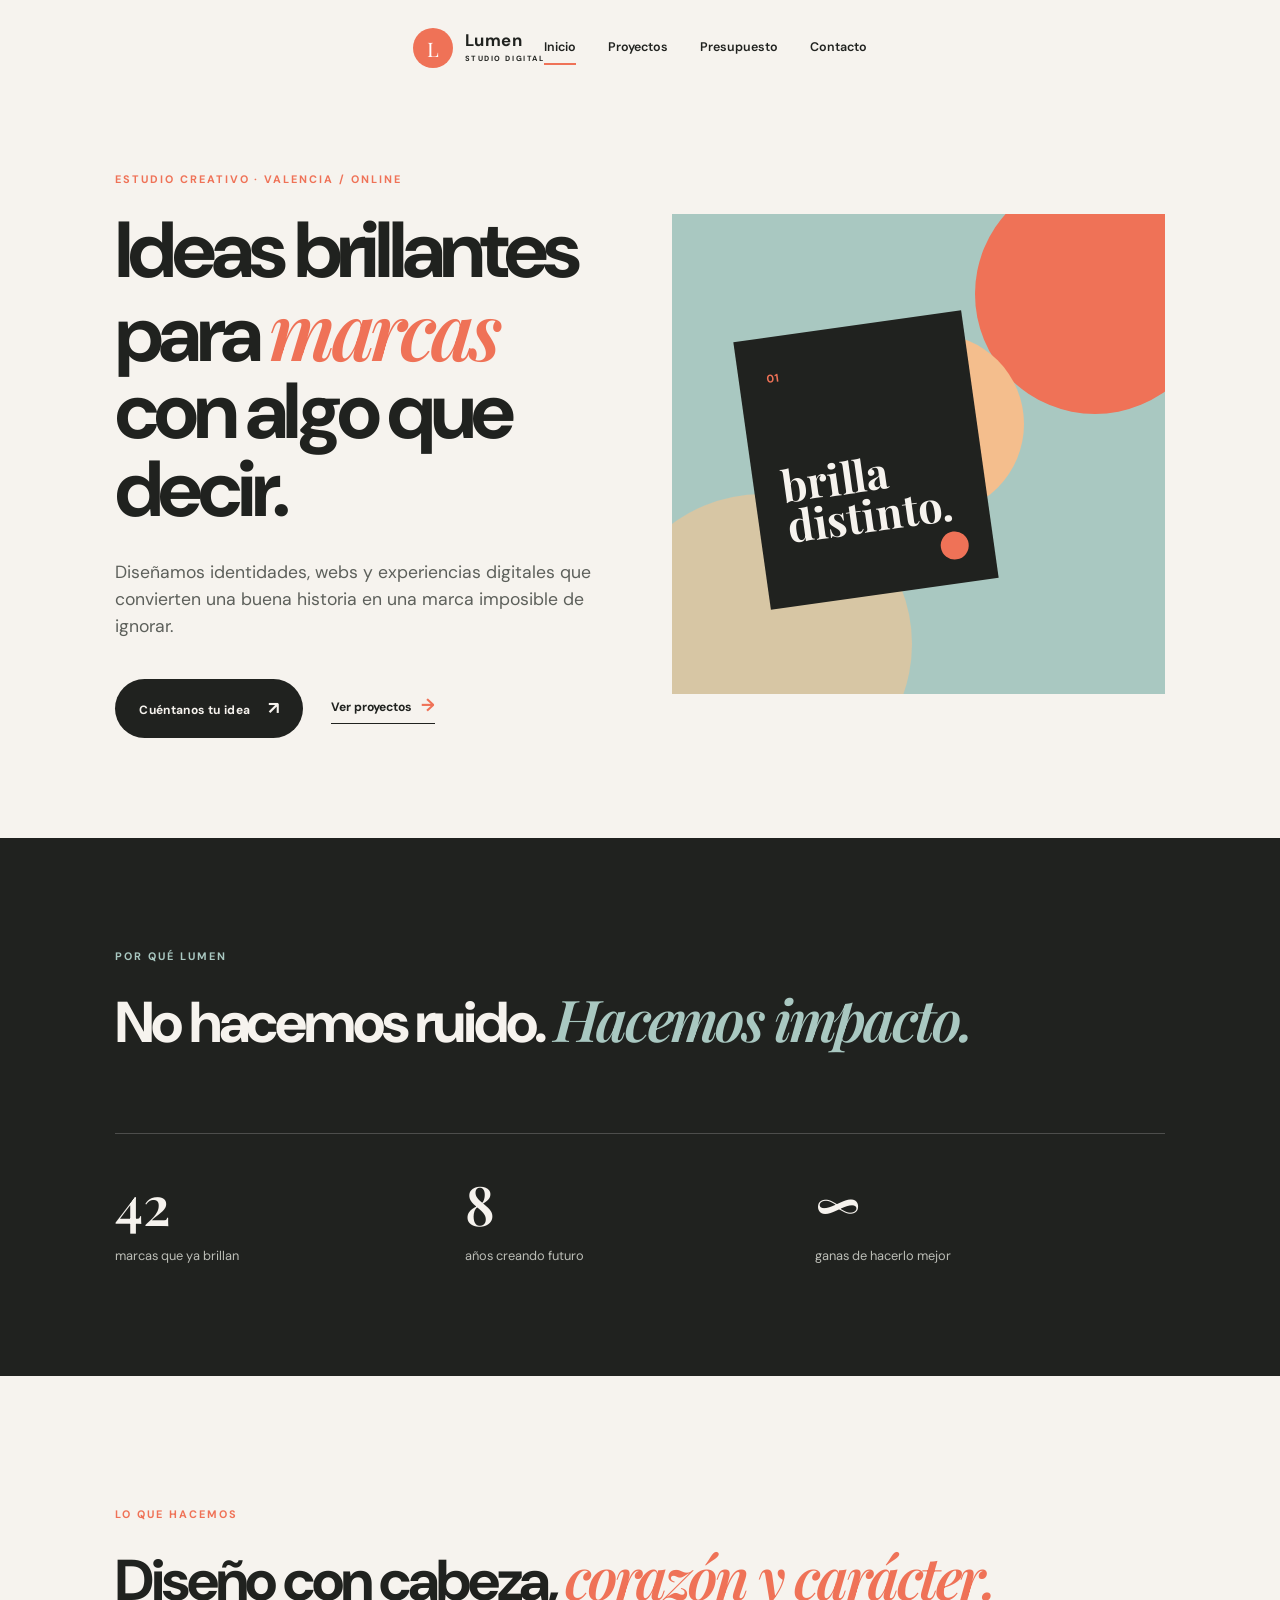
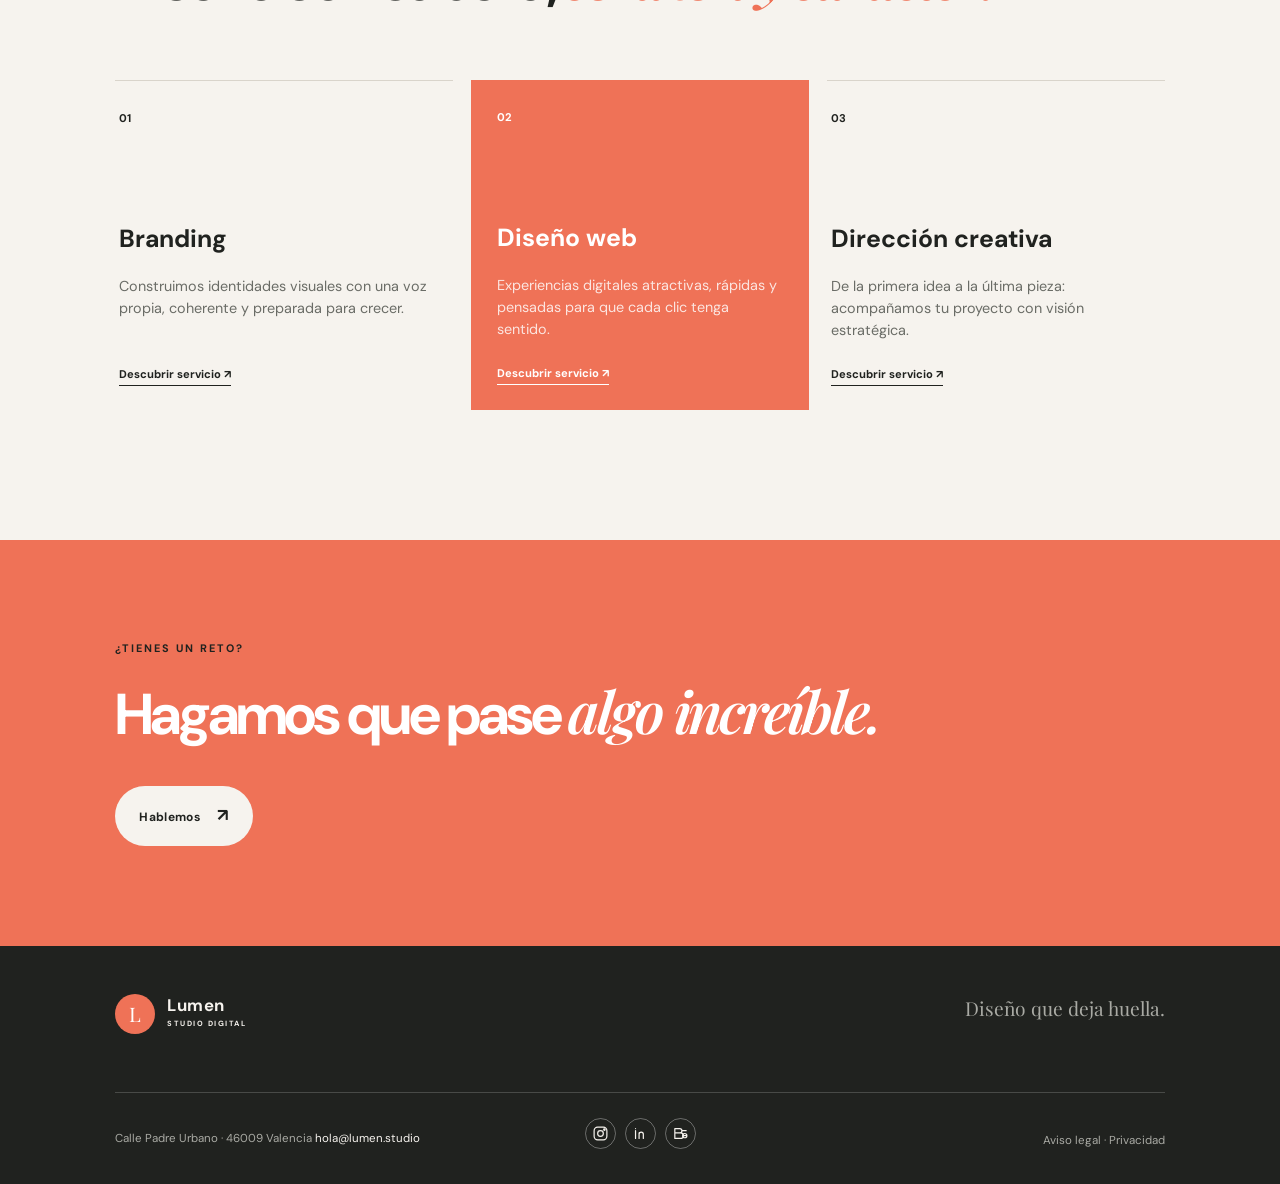
<file: index.html>
<!doctype html>
<html lang="es">
  <head>
    <meta charset="utf-8" >
    <meta name="viewport" content="width=device-width, initial-scale=1" >
    <meta
      name="description"
      content="Lumen Studio: diseño digital, branding y experiencias web con propósito."
    >
    <title>Lumen Studio | Diseño que deja huella</title>
    <link rel="stylesheet" href="css/styles.css" >
    <link rel="stylesheet" href="css/fixes.css" >
  </head>
  <body>
    <header class="site-header">
      <a class="brand" href="index.html" aria-label="Lumen Studio, inicio">
        <span class="brand-mark">L</span>
        <span class="brand-copy"
          ><strong>Lumen</strong><small>STUDIO DIGITAL</small></span
        >
      </a>
      <nav class="main-nav" aria-label="Navegación principal">
        <a class="active" href="index.html" aria-current="page">Inicio</a>
        <a href="views/productos.html">Proyectos</a>
        <a href="views/presupuesto.html">Presupuesto</a>
        <a href="views/contacto.html">Contacto</a>
      </nav>
    </header>

    <main>
      <section class="hero section-pad">
        <div class="hero-copy">
          <p class="eyebrow">ESTUDIO CREATIVO · VALENCIA / ONLINE</p>
          <h1>Ideas brillantes para <em>marcas</em> con algo que decir.</h1>
          <p class="lead">
            Diseñamos identidades, webs y experiencias digitales que convierten
            una buena historia en una marca imposible de ignorar.
          </p>
          <div class="hero-actions">
            <a class="button button-primary" href="views/presupuesto.html"
              >Cuéntanos tu idea <span>↗</span></a
            >
            <a class="text-link" href="views/productos.html"
              >Ver proyectos <span>→</span></a
            >
          </div>
        </div>
        <div
          class="hero-art"
          role="img"
          aria-label="Composición abstracta de formas luminosas"
        >
          <div class="orb orb-one"></div>
          <div class="orb orb-two"></div>
          <div class="orb orb-three"></div>
          <div class="art-card">
            <span>01</span>
            <strong>brilla distinto.</strong>
            <i></i>
          </div>
        </div>
      </section>

      <section class="statement section-pad" aria-labelledby="statement-title">
        <p class="eyebrow">POR QUÉ LUMEN</p>
        <h2 id="statement-title">
          No hacemos ruido. <em>Hacemos impacto.</em>
        </h2>
        <div class="stats-row">
          <div><strong>42</strong><span>marcas que ya brillan</span></div>
          <div><strong>8</strong><span>años creando futuro</span></div>
          <div><strong>∞</strong><span>ganas de hacerlo mejor</span></div>
        </div>
      </section>

      <section class="services section-pad" aria-labelledby="services-title">
        <div class="section-heading">
          <div>
            <p class="eyebrow">LO QUE HACEMOS</p>
            <h2 id="services-title">
              Diseño con cabeza, <em>corazón y carácter.</em>
            </h2>
          </div>
        </div>
        <div class="service-grid">
          <article class="service-card">
            <span class="service-number">01</span>
            <h3>Branding</h3>
            <p>
              Construimos identidades visuales con una voz propia, coherente y
              preparada para crecer.
            </p>
            <a href="views/presupuesto.html">Descubrir servicio ↗</a>
          </article>
          <article class="service-card featured">
            <span class="service-number">02</span>
            <h3>Diseño web</h3>
            <p>
              Experiencias digitales atractivas, rápidas y pensadas para que
              cada clic tenga sentido.
            </p>
            <a href="views/presupuesto.html">Descubrir servicio ↗</a>
          </article>
          <article class="service-card">
            <span class="service-number">03</span>
            <h3>Dirección creativa</h3>
            <p>
              De la primera idea a la última pieza: acompañamos tu proyecto con
              visión estratégica.
            </p>
            <a href="views/presupuesto.html">Descubrir servicio ↗</a>
          </article>
        </div>
      </section>

      <section class="cta-banner section-pad">
        <p class="eyebrow">¿TIENES UN RETO?</p>
        <h2>Hagamos que pase <em>algo increíble.</em></h2>
        <a class="button button-light" href="views/contacto.html"
          >Hablemos <span>↗</span></a
        >
      </section>
    </main>

    <footer class="site-footer">
      <div class="footer-top">
        <a class="brand" href="index.html" aria-label="Lumen Studio, inicio">
          <span class="brand-mark">L</span>
          <span class="brand-copy"
            ><strong>Lumen</strong><small>STUDIO DIGITAL</small></span
          >
        </a>
        <p>Diseño que deja huella.</p>
      </div>
      <div class="footer-bottom">
        <address>
          <span>Calle Padre Urbano · 46009 Valencia</span>
          <a href="mailto:hola@lumen.studio">hola@lumen.studio</a>
        </address>
        <div class="socials" role="group" aria-label="Redes sociales">
          <a
            href="https://www.instagram.com"
            aria-label="Instagram"
            rel="noopener"
          >
            <svg viewBox="0 0 24 24" aria-hidden="true">
              <rect x="3" y="3" width="18" height="18" rx="5"></rect>
              <circle cx="12" cy="12" r="4"></circle>
              <circle cx="17.5" cy="6.5" r="1"></circle>
            </svg>
          </a>
          <a
            href="https://www.linkedin.com"
            aria-label="LinkedIn"
            rel="noopener"
          >
            <svg viewBox="0 0 24 24" aria-hidden="true">
              <path d="M5 8v11M5 5v.1M10 19v-6a3 3 0 0 1 6 0v6M10 11V19"></path>
            </svg>
          </a>
          <a href="https://www.behance.net" aria-label="Behance" rel="noopener">
            <svg viewBox="0 0 24 24" aria-hidden="true">
              <path
                d="M4 5h7a3 3 0 0 1 0 6H4zm0 6h8a4 4 0 0 1 0 8H4zM15 8h5"
              ></path>
              <path d="M15 15h6a3 3 0 0 0-6 0 3 3 0 0 0 6 0"></path>
            </svg>
          </a>
        </div>
        <a class="legal" href="views/contacto.html#privacidad"
          >Aviso legal · Privacidad</a
        >
      </div>
    </footer>
  </body>
</html>
</file>
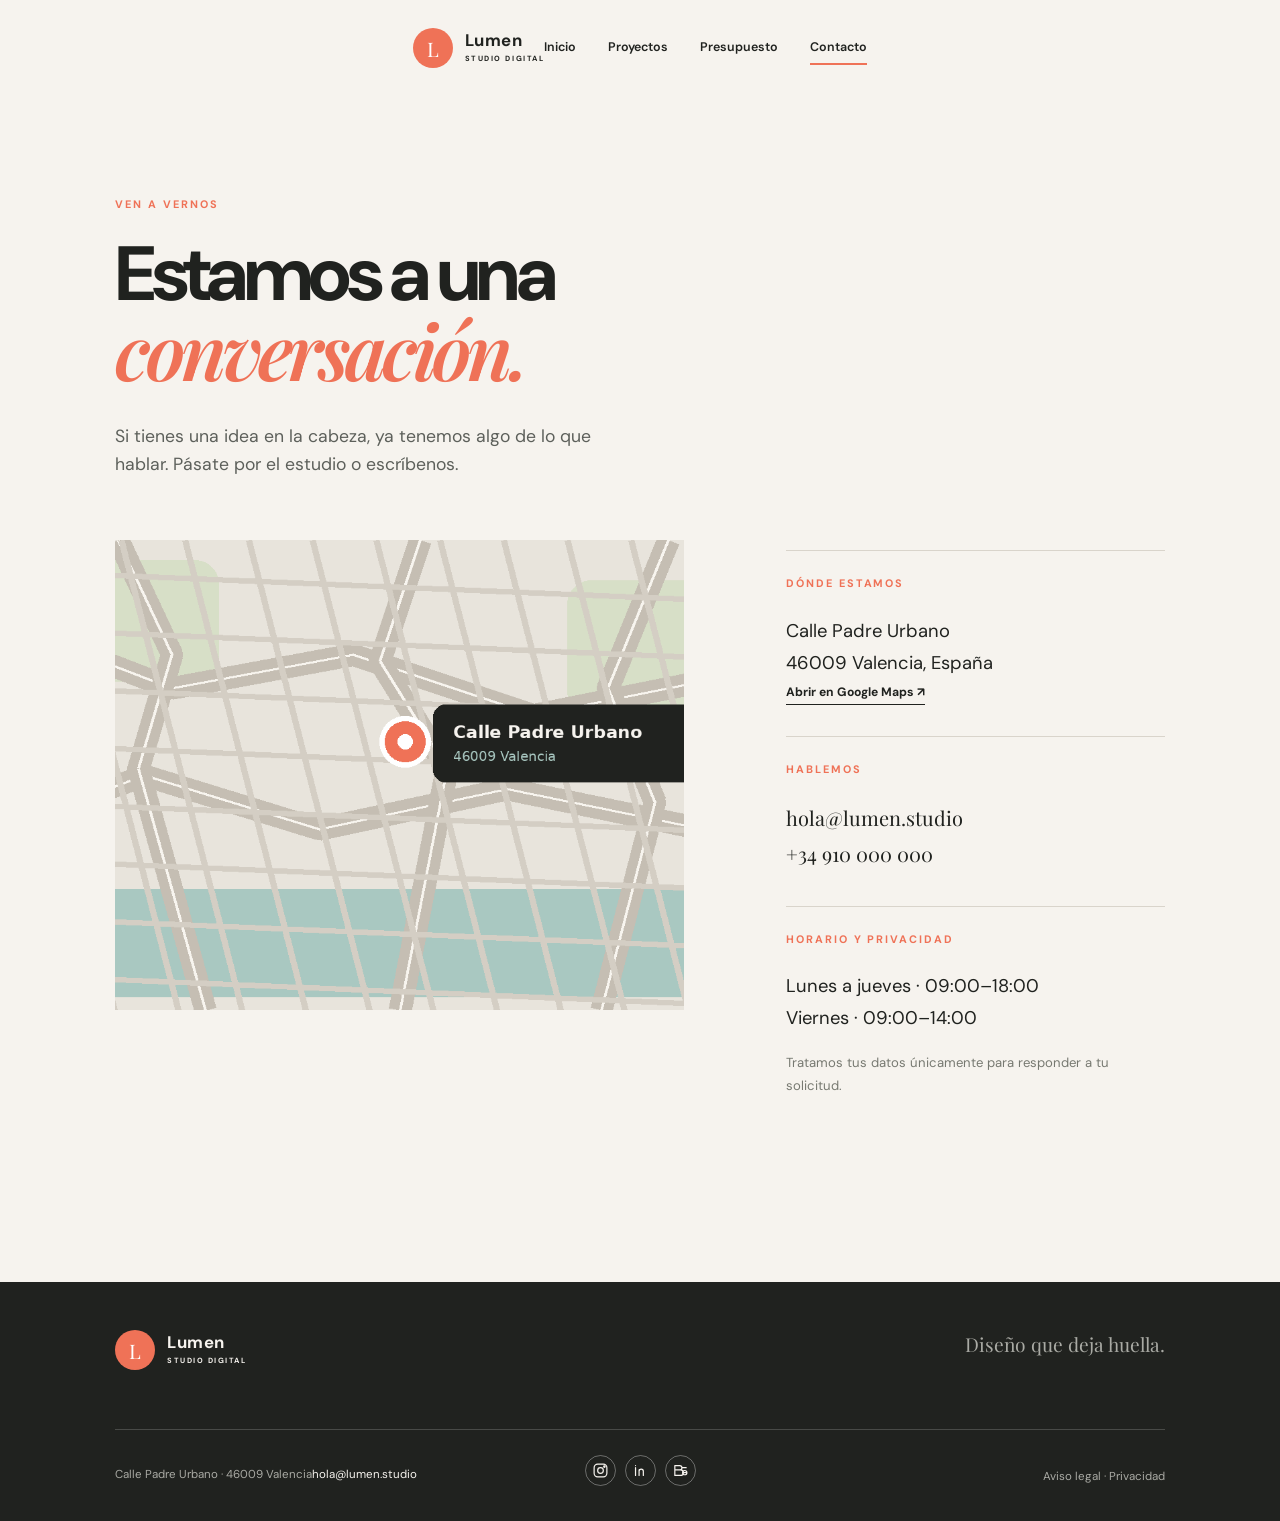
<file: views/contacto.html>
<!doctype html>
<html lang="es">
  <head>
    <meta charset="utf-8" >
    <meta name="viewport" content="width=device-width, initial-scale=1" >
    <meta
      name="description"
      content="Contacta con Lumen Studio en Valencia o por correo electrónico."
    >
    <title>Contacto | Lumen Studio</title>
    <link rel="stylesheet" href="../css/styles.css" >
    <link rel="stylesheet" href="../css/fixes.css" >
  </head>
  <body>
    <header class="site-header">
      <a class="brand" href="../index.html" aria-label="Lumen Studio, inicio"
        ><span class="brand-mark">L</span
        ><span class="brand-copy"
          ><strong>Lumen</strong><small>STUDIO DIGITAL</small></span
        ></a
      >
      <nav class="main-nav" aria-label="Navegación principal">
        <a href="../index.html">Inicio</a>
        <a href="productos.html">Proyectos</a>
        <a href="presupuesto.html">Presupuesto</a>
        <a class="active" href="contacto.html" aria-current="page">Contacto</a>
      </nav>
    </header>

    <main>
      <section class="page-intro section-pad compact">
        <p class="eyebrow">VEN A VERNOS</p>
        <h1>Estamos a una <em>conversación.</em></h1>
        <p class="lead">
          Si tienes una idea en la cabeza, ya tenemos algo de lo que hablar.
          Pásate por el estudio o escríbenos.
        </p>
      </section>

      <section class="contact-grid section-pad" aria-labelledby="contact-title">
        <h2 id="contact-title" class="visually-hidden">
          Información de contacto y ubicación
        </h2>
        <div class="map-card">
          <img
            src="../imagenes/mapa-valencia.png"
            alt="Mapa ilustrado con la ubicación de Lumen Studio en Calle Padre Urbano, Valencia"
          >
        </div>
        <div class="contact-details">
          <div class="contact-block">
            <p class="eyebrow">DÓNDE ESTAMOS</p>
            <address>
              <span>Calle Padre Urbano</span><span>46009 Valencia, España</span>
            </address>
            <a
              class="text-link"
              href="https://maps.google.com/?q=Calle+Padre+Urbano+Valencia"
              target="_blank"
              rel="noopener"
              >Abrir en Google Maps ↗</a
            >
          </div>
          <div class="contact-block">
            <p class="eyebrow">HABLEMOS</p>
            <a href="mailto:hola@lumen.studio">hola@lumen.studio</a>
            <a href="tel:+34910000000">+34 910 000 000</a>
          </div>
          <div class="contact-block" id="privacidad">
            <p class="eyebrow">HORARIO Y PRIVACIDAD</p>
            <p>
              <span>Lunes a jueves · 09:00–18:00</span
              ><span>Viernes · 09:00–14:00</span>
            </p>
            <p class="privacy-copy">
              Tratamos tus datos únicamente para responder a tu solicitud.
            </p>
          </div>
        </div>
      </section>
    </main>

    <footer class="site-footer">
      <div class="footer-top">
        <a class="brand" href="../index.html" aria-label="Lumen Studio, inicio"
          ><span class="brand-mark">L</span
          ><span class="brand-copy"
            ><strong>Lumen</strong><small>STUDIO DIGITAL</small></span
          ></a
        >
        <p>Diseño que deja huella.</p>
      </div>
      <div class="footer-bottom">
        <address>
          <span>Calle Padre Urbano · 46009 Valencia</span
          ><a href="mailto:hola@lumen.studio">hola@lumen.studio</a>
        </address>
        <div class="socials" role="group" aria-label="Redes sociales">
          <a
            href="https://www.instagram.com"
            aria-label="Instagram"
            rel="noopener"
            ><svg viewBox="0 0 24 24" aria-hidden="true">
              <rect x="3" y="3" width="18" height="18" rx="5"></rect>
              <circle cx="12" cy="12" r="4"></circle>
              <circle cx="17.5" cy="6.5" r="1"></circle></svg
          ></a>
          <a
            href="https://www.linkedin.com"
            aria-label="LinkedIn"
            rel="noopener"
            ><svg viewBox="0 0 24 24" aria-hidden="true">
              <path
                d="M5 8v11M5 5v.1M10 19v-6a3 3 0 0 1 6 0v6M10 11V19"
              ></path></svg
          ></a>
          <a href="https://www.behance.net" aria-label="Behance" rel="noopener"
            ><svg viewBox="0 0 24 24" aria-hidden="true">
              <path
                d="M4 5h7a3 3 0 0 1 0 6H4zm0 6h8a4 4 0 0 1 0 8H4zM15 8h5"
              ></path>
              <path d="M15 15h6a3 3 0 0 0-6 0 3 3 0 0 0 6 0"></path></svg
          ></a>
        </div>
        <a class="legal" href="#privacidad">Aviso legal · Privacidad</a>
      </div>
    </footer>
  </body>
</html>
</file>
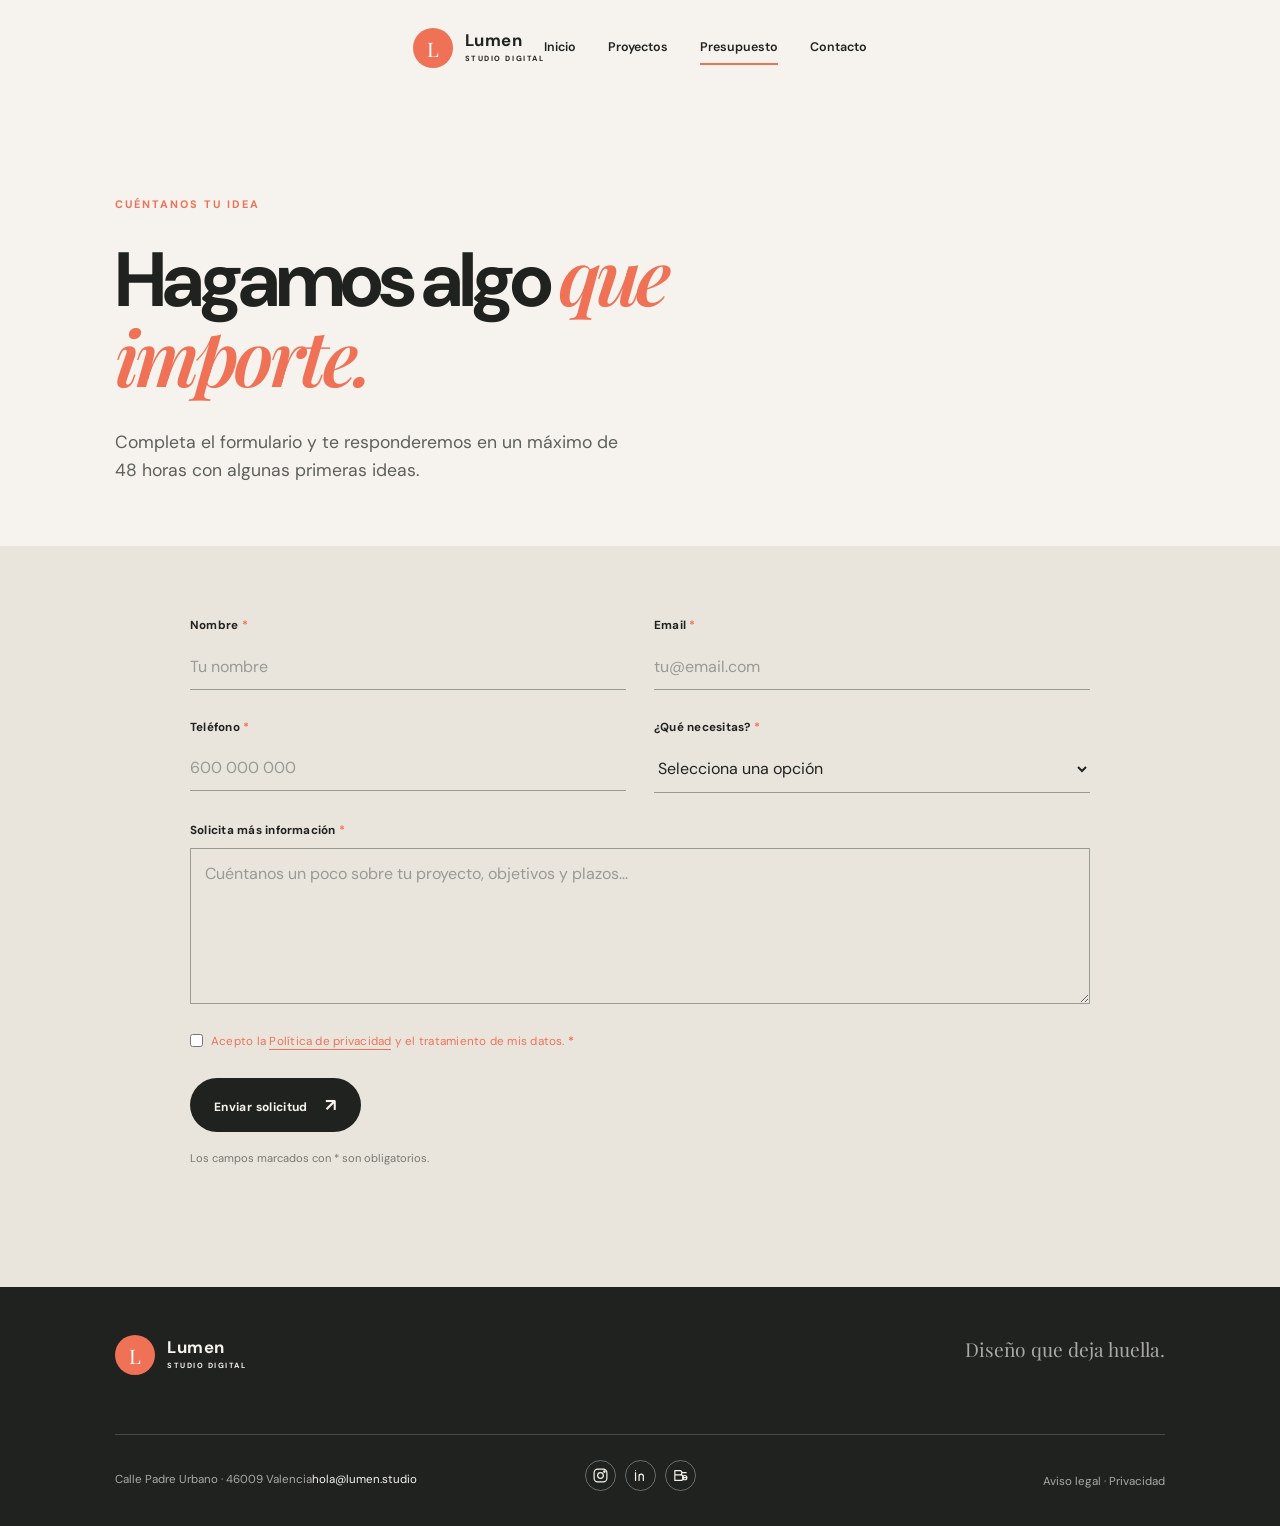
<file: views/presupuesto.html>
<!doctype html>
<html lang="es">
  <head>
    <meta charset="utf-8" >
    <meta name="viewport" content="width=device-width, initial-scale=1" >
    <meta
      name="description"
      content="Solicita un presupuesto personalizado para tu proyecto digital."
    >
    <title>Presupuesto | Lumen Studio</title>
    <link rel="stylesheet" href="../css/styles.css" >
    <link rel="stylesheet" href="../css/fixes.css" >
  </head>
  <body>
    <header class="site-header">
      <a class="brand" href="../index.html" aria-label="Lumen Studio, inicio"
        ><span class="brand-mark">L</span
        ><span class="brand-copy"
          ><strong>Lumen</strong><small>STUDIO DIGITAL</small></span
        ></a
      >
      <nav class="main-nav" aria-label="Navegación principal">
        <a href="../index.html">Inicio</a>
        <a href="productos.html">Proyectos</a>
        <a class="active" href="presupuesto.html" aria-current="page"
          >Presupuesto</a
        >
        <a href="contacto.html">Contacto</a>
      </nav>
    </header>

    <main>
      <section class="page-intro section-pad compact">
        <p class="eyebrow">CUÉNTANOS TU IDEA</p>
        <h1>Hagamos algo <em>que importe.</em></h1>
        <p class="lead">
          Completa el formulario y te responderemos en un máximo de 48 horas con
          algunas primeras ideas.
        </p>
      </section>

      <section class="form-section section-pad" aria-labelledby="form-title">
        <h2 id="form-title" class="visually-hidden">
          Formulario de solicitud de presupuesto
        </h2>
        <form class="quote-form" action="#" method="post">
          <div class="form-row">
            <label for="nombre"
              >Nombre <span>*</span>
              <input
                id="nombre"
                name="nombre"
                type="text"
                required
                minlength="2"
                maxlength="60"
                pattern="[A-Za-zÁÉÍÓÚáéíóúÑñÜü ]{2,60}"
                autocomplete="name"
                placeholder="Tu nombre"
              >
            </label>
            <label for="email"
              >Email <span>*</span>
              <input
                id="email"
                name="email"
                type="email"
                required
                pattern="[A-Za-z0-9._%+-]+@[A-Za-z0-9.-]+\.[A-Za-z]{2,}"
                autocomplete="email"
                placeholder="tu@email.com"
              >
            </label>
          </div>
          <div class="form-row">
            <label for="telefono"
              >Teléfono <span>*</span>
              <input
                id="telefono"
                name="telefono"
                type="tel"
                required
                pattern="[0-9 +()-]{9,}"
                maxlength="20"
                autocomplete="tel"
                placeholder="600 000 000"
              >
            </label>
            <label for="servicio"
              >¿Qué necesitas? <span>*</span>
              <select id="servicio" name="servicio" required>
                <option value="" selected disabled>
                  Selecciona una opción
                </option>
                <option value="branding">Branding e identidad</option>
                <option value="web">Diseño y desarrollo web</option>
                <option value="direccion">Dirección creativa</option>
                <option value="otro">Otro proyecto</option>
              </select>
            </label>
          </div>
          <label for="mensaje"
            >Solicita más información <span>*</span>
            <textarea
              id="mensaje"
              name="mensaje"
              rows="6"
              required
              minlength="20"
              maxlength="1000"
              placeholder="Cuéntanos un poco sobre tu proyecto, objetivos y plazos..."
            ></textarea>
          </label>
          <label class="check-label" for="privacidad">
            <input id="privacidad" name="privacidad" type="checkbox" required >
            <span
              >Acepto la
              <a href="contacto.html#privacidad">Política de privacidad</a> y el
              tratamiento de mis datos. <b>*</b></span
            >
          </label>
          <button class="button button-primary" type="submit">
            Enviar solicitud <span>↗</span>
          </button>
          <p class="form-note">Los campos marcados con * son obligatorios.</p>
        </form>
      </section>
    </main>

    <footer class="site-footer">
      <div class="footer-top">
        <a class="brand" href="../index.html" aria-label="Lumen Studio, inicio"
          ><span class="brand-mark">L</span
          ><span class="brand-copy"
            ><strong>Lumen</strong><small>STUDIO DIGITAL</small></span
          ></a
        >
        <p>Diseño que deja huella.</p>
      </div>
      <div class="footer-bottom">
        <address>
          <span>Calle Padre Urbano · 46009 Valencia</span
          ><a href="mailto:hola@lumen.studio">hola@lumen.studio</a>
        </address>
        <div class="socials" role="group" aria-label="Redes sociales">
          <a
            href="https://www.instagram.com"
            aria-label="Instagram"
            rel="noopener"
            ><svg viewBox="0 0 24 24" aria-hidden="true">
              <rect x="3" y="3" width="18" height="18" rx="5"></rect>
              <circle cx="12" cy="12" r="4"></circle>
              <circle cx="17.5" cy="6.5" r="1"></circle></svg
          ></a>
          <a
            href="https://www.linkedin.com"
            aria-label="LinkedIn"
            rel="noopener"
            ><svg viewBox="0 0 24 24" aria-hidden="true">
              <path
                d="M5 8v11M5 5v.1M10 19v-6a3 3 0 0 1 6 0v6M10 11V19"
              ></path></svg
          ></a>
          <a href="https://www.behance.net" aria-label="Behance" rel="noopener"
            ><svg viewBox="0 0 24 24" aria-hidden="true">
              <path
                d="M4 5h7a3 3 0 0 1 0 6H4zm0 6h8a4 4 0 0 1 0 8H4zM15 8h5"
              ></path>
              <path d="M15 15h6a3 3 0 0 0-6 0 3 3 0 0 0 6 0"></path></svg
          ></a>
        </div>
        <a class="legal" href="contacto.html#privacidad"
          >Aviso legal · Privacidad</a
        >
      </div>
    </footer>
  </body>
</html>
</file>
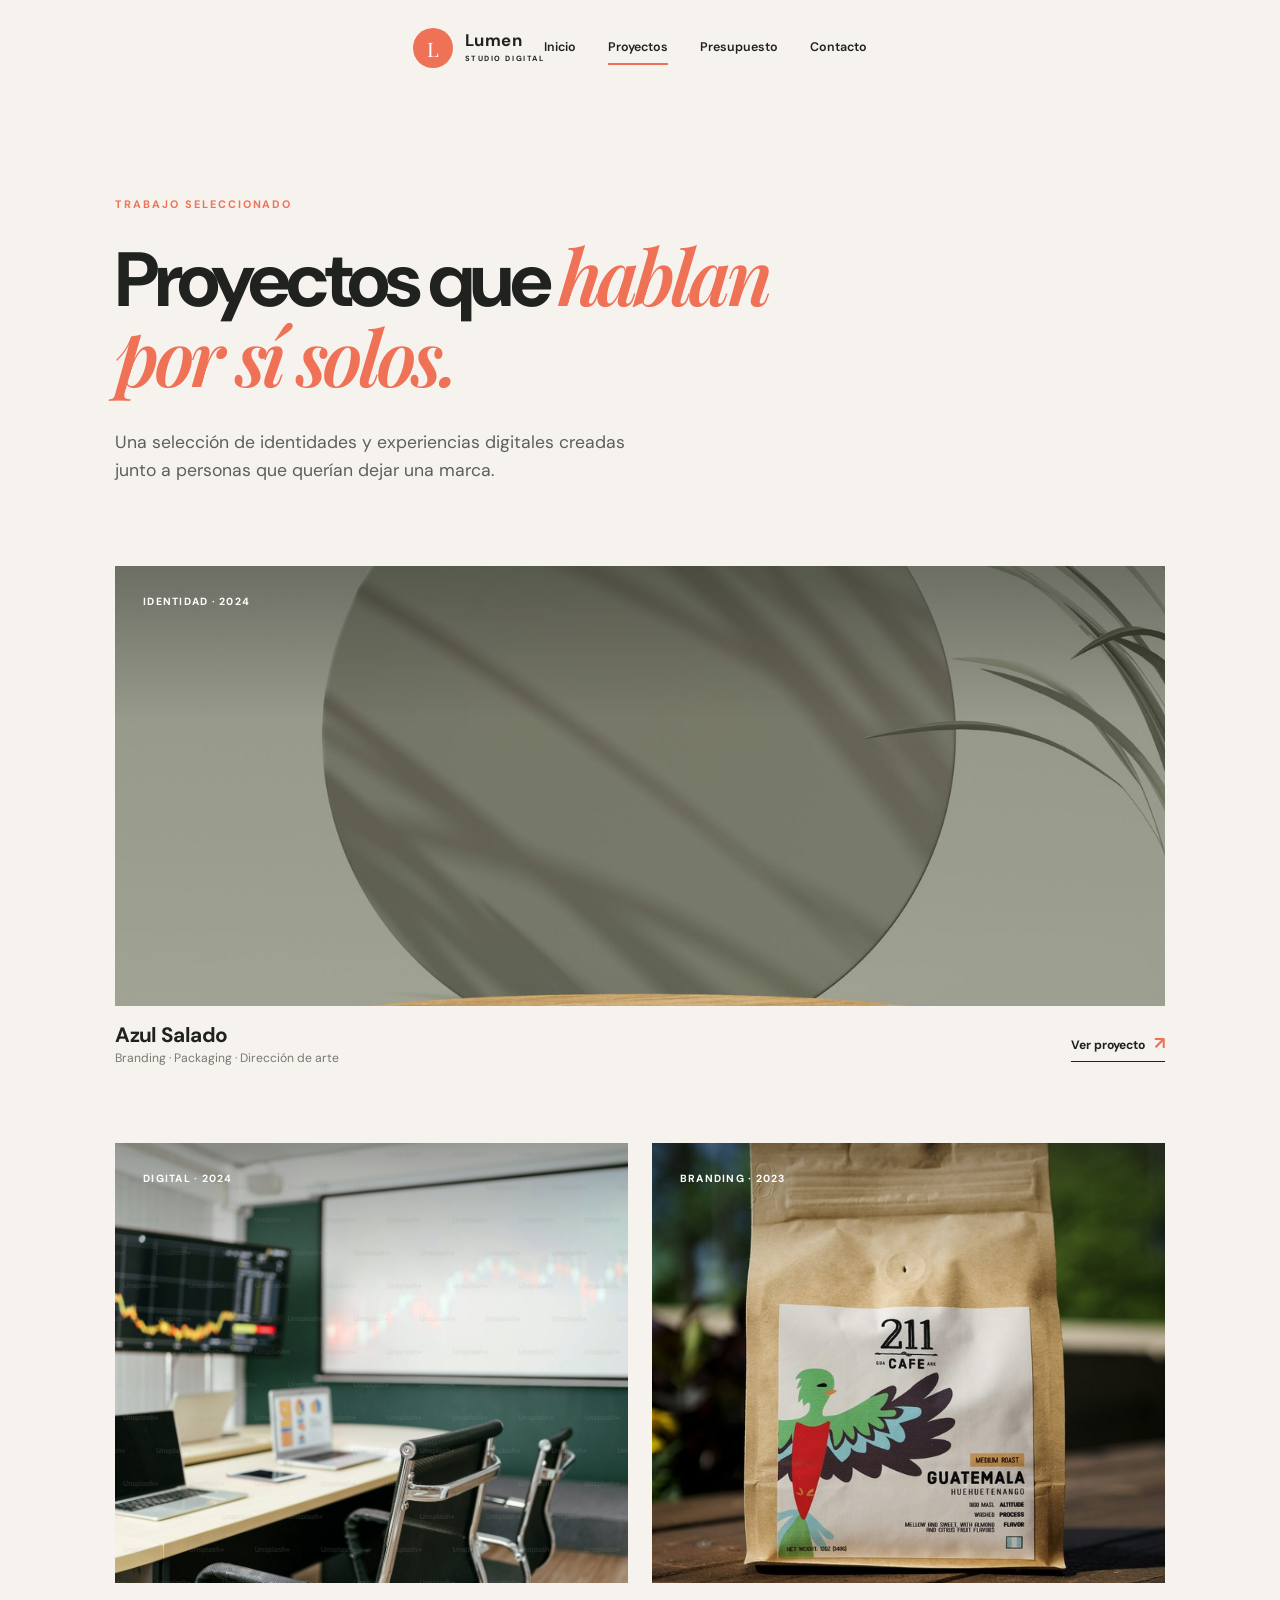
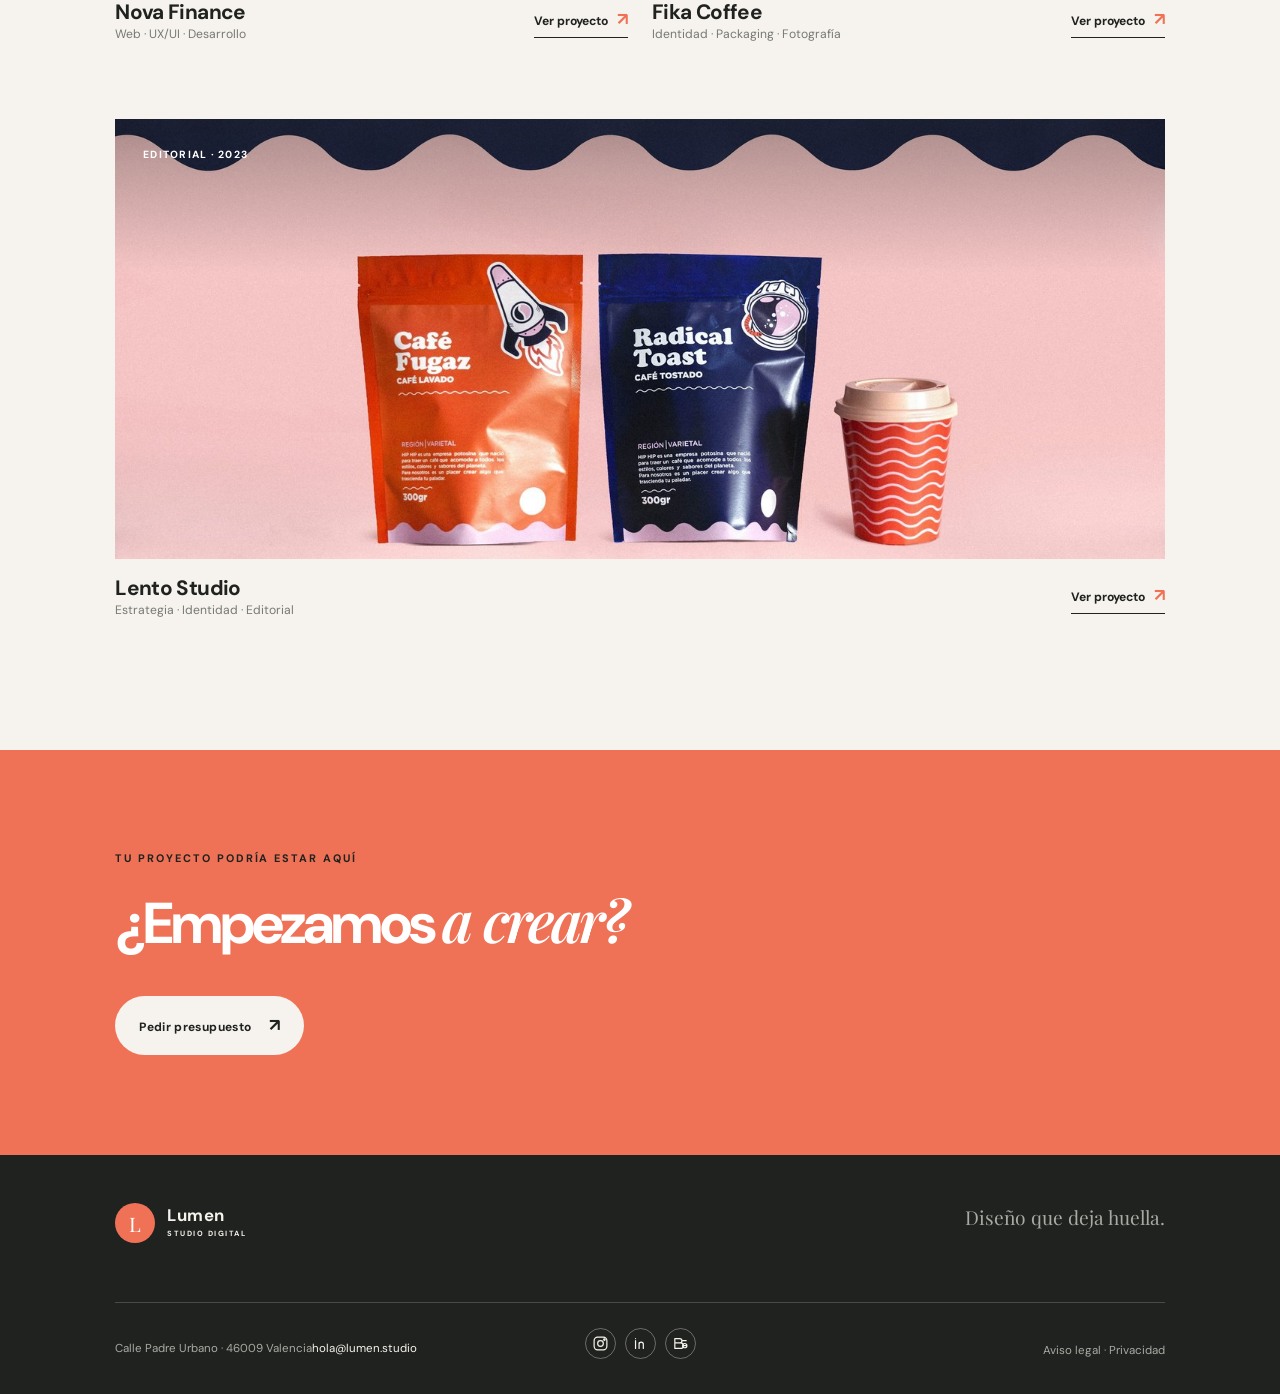
<file: views/productos.html>
<!doctype html>
<html lang="es">
  <head>
    <meta charset="utf-8" >
    <meta name="viewport" content="width=device-width, initial-scale=1" >
    <meta
      name="description"
      content="Selección de proyectos de branding y diseño web realizados por Lumen Studio."
    >
    <title>Proyectos | Lumen Studio</title>
    <link rel="stylesheet" href="../css/styles.css" >
    <link rel="stylesheet" href="../css/fixes.css" >
  </head>
  <body>
    <header class="site-header">
      <a class="brand" href="../index.html" aria-label="Lumen Studio, inicio">
        <span class="brand-mark">L</span>
        <span class="brand-copy"
          ><strong>Lumen</strong><small>STUDIO DIGITAL</small></span
        >
      </a>
      <nav class="main-nav" aria-label="Navegación principal">
        <a href="../index.html">Inicio</a>
        <a class="active" href="productos.html" aria-current="page"
          >Proyectos</a
        >
        <a href="presupuesto.html">Presupuesto</a>
        <a href="contacto.html">Contacto</a>
      </nav>
    </header>

    <main>
      <section class="page-intro section-pad">
        <p class="eyebrow">TRABAJO SELECCIONADO</p>
        <h1>Proyectos que <em>hablan por sí solos.</em></h1>
        <p class="lead">
          Una selección de identidades y experiencias digitales creadas junto a
          personas que querían dejar una marca.
        </p>
      </section>

      <section class="portfolio section-pad" aria-label="Galería de proyectos">
        <article class="project project-wide">
          <a class="project-image" href="presupuesto.html">
            <img
              src="../imagenes/producto-azul.jpg"
              alt="Fotografía de producto para el proyecto Azul Salado"
            >
            <span class="project-tag">Identidad · 2024</span>
          </a>
          <div class="project-info">
            <div>
              <h2>Azul Salado</h2>
              <p>Branding · Packaging · Dirección de arte</p>
            </div>
            <a class="text-link" href="presupuesto.html"
              >Ver proyecto <span>↗</span></a
            >
          </div>
        </article>
        <article class="project">
          <a class="project-image" href="presupuesto.html">
            <img
              src="../imagenes/producto-nova.jpg"
              alt="Espacio de trabajo con gráficos para Nova Finance"
            >
            <span class="project-tag">Digital · 2024</span>
          </a>
          <div class="project-info">
            <div>
              <h2>Nova Finance</h2>
              <p>Web · UX/UI · Desarrollo</p>
            </div>
            <a class="text-link" href="presupuesto.html"
              >Ver proyecto <span>↗</span></a
            >
          </div>
        </article>
        <article class="project">
          <a class="project-image" href="presupuesto.html">
            <img
              src="../imagenes/producto-fika.jpg"
              alt="Fotografía de envase de café para Fika Coffee"
            >
            <span class="project-tag">Branding · 2023</span>
          </a>
          <div class="project-info">
            <div>
              <h2>Fika Coffee</h2>
              <p>Identidad · Packaging · Fotografía</p>
            </div>
            <a class="text-link" href="presupuesto.html"
              >Ver proyecto <span>↗</span></a
            >
          </div>
        </article>
        <article class="project project-wide">
          <a class="project-image" href="presupuesto.html">
            <img
              src="../imagenes/producto-lento.jpg"
              alt="Fotografía de producto para el proyecto Lento Studio"
            >
            <span class="project-tag">Editorial · 2023</span>
          </a>
          <div class="project-info">
            <div>
              <h2>Lento Studio</h2>
              <p>Estrategia · Identidad · Editorial</p>
            </div>
            <a class="text-link" href="presupuesto.html"
              >Ver proyecto <span>↗</span></a
            >
          </div>
        </article>
      </section>

      <section class="cta-banner section-pad">
        <p class="eyebrow">TU PROYECTO PODRÍA ESTAR AQUÍ</p>
        <h2>¿Empezamos <em>a crear?</em></h2>
        <a class="button button-light" href="presupuesto.html"
          >Pedir presupuesto <span>↗</span></a
        >
      </section>
    </main>

    <footer class="site-footer">
      <div class="footer-top">
        <a class="brand" href="../index.html" aria-label="Lumen Studio, inicio"
          ><span class="brand-mark">L</span
          ><span class="brand-copy"
            ><strong>Lumen</strong><small>STUDIO DIGITAL</small></span
          ></a
        >
        <p>Diseño que deja huella.</p>
      </div>
      <div class="footer-bottom">
        <address>
          <span>Calle Padre Urbano · 46009 Valencia</span
          ><a href="mailto:hola@lumen.studio">hola@lumen.studio</a>
        </address>
        <div class="socials" role="group" aria-label="Redes sociales">
          <a
            href="https://www.instagram.com"
            aria-label="Instagram"
            rel="noopener"
            ><svg viewBox="0 0 24 24" aria-hidden="true">
              <rect x="3" y="3" width="18" height="18" rx="5"></rect>
              <circle cx="12" cy="12" r="4"></circle>
              <circle cx="17.5" cy="6.5" r="1"></circle></svg
          ></a>
          <a
            href="https://www.linkedin.com"
            aria-label="LinkedIn"
            rel="noopener"
            ><svg viewBox="0 0 24 24" aria-hidden="true">
              <path
                d="M5 8v11M5 5v.1M10 19v-6a3 3 0 0 1 6 0v6M10 11V19"
              ></path></svg
          ></a>
          <a href="https://www.behance.net" aria-label="Behance" rel="noopener"
            ><svg viewBox="0 0 24 24" aria-hidden="true">
              <path
                d="M4 5h7a3 3 0 0 1 0 6H4zm0 6h8a4 4 0 0 1 0 8H4zM15 8h5"
              ></path>
              <path d="M15 15h6a3 3 0 0 0-6 0 3 3 0 0 0 6 0"></path></svg
          ></a>
        </div>
        <a class="legal" href="contacto.html#privacidad"
          >Aviso legal · Privacidad</a
        >
      </div>
    </footer>
  </body>
</html>
</file>
<file: css/styles.css>
/* Lumen Studio · Hoja de estilos principal
   Paleta: carbón #20221f · coral #ef7257 · crema #f6f3ee · salvia #a9c8c1 */

@import url("https://fonts.googleapis.com/css2?family=DM+Sans:wght@400;500;600;700&family=Playfair+Display:ital,wght@0,600;1,600&display=swap");

:root {
  --ink: #20221f;
  --coral: #ef7257;
  --cream: #f6f3ee;
  --sage: #a9c8c1;
  --line: #d9d4cb;
  --serif: "Playfair Display", Georgia, serif;
  --sans: "DM Sans", Arial, sans-serif;
}
* {
  box-sizing: border-box;
}
html {
  scroll-behavior: smooth;
}
body {
  margin: 0;
  color: var(--ink);
  background: var(--cream);
  font-family: var(--sans);
  line-height: 1.55;
}
a {
  color: inherit;
  text-decoration: none;
}
.site-header {
  align-items: center;
  display: flex;
  justify-content: space-between;
  margin: auto;
  max-width: 1440px;
  padding: 28px 6vw;
}
.brand {
  align-items: center;
  display: flex;
  gap: 12px;
  letter-spacing: 0.03em;
}
.brand-mark {
  align-items: center;
  background: var(--coral);
  border-radius: 50%;
  color: white;
  display: flex;
  font-family: var(--serif);
  font-size: 1.25rem;
  height: 40px;
  justify-content: center;
  width: 40px;
}
.brand strong {
  display: block;
  font-size: 1.05rem;
  line-height: 1;
}
.brand small {
  display: block;
  font-size: 0.47rem;
  font-weight: 700;
  letter-spacing: 0.2em;
  margin-top: 4px;
}
.main-nav {
  display: flex;
  gap: 32px;
}
.main-nav a {
  font-size: 0.78rem;
  font-weight: 600;
  padding: 7px 0;
  position: relative;
}
.main-nav a::after {
  background: var(--coral);
  bottom: 0;
  content: "";
  height: 2px;
  left: 0;
  position: absolute;
  transform: scaleX(0);
  transform-origin: left;
  transition: transform 0.2s;
  width: 100%;
}
.main-nav a:hover::after,
.main-nav a.active::after {
  transform: scaleX(1);
}
.section-pad {
  padding-left: 9vw;
  padding-right: 9vw;
}
.hero {
  align-items: center;
  display: grid;
  gap: 5vw;
  grid-template-columns: 1fr 1fr;
  min-height: 650px;
  padding-bottom: 100px;
  padding-top: 75px;
}
.eyebrow {
  color: var(--coral);
  font-size: 0.68rem;
  font-weight: 700;
  letter-spacing: 0.18em;
  margin: 0 0 24px;
}
h1,
h2,
h3,
p {
  margin-top: 0;
}
h1 {
  font-size: clamp(3.3rem, 6.2vw, 6.2rem);
  letter-spacing: -0.06em;
  line-height: 0.98;
  margin-bottom: 30px;
  max-width: 760px;
}
h2 {
  font-size: clamp(2.3rem, 4.5vw, 4.5rem);
  letter-spacing: -0.055em;
  line-height: 1.02;
}
h1 em,
h2 em {
  color: var(--coral);
  font-family: var(--serif);
  font-weight: 600;
}
.lead {
  color: #5d605b;
  font-size: 1.1rem;
  max-width: 520px;
}
.hero-actions {
  align-items: center;
  display: flex;
  gap: 28px;
  margin-top: 38px;
}
.button {
  border: 0;
  border-radius: 100px;
  display: inline-block;
  font-family: var(--sans);
  font-size: 0.75rem;
  font-weight: 700;
  letter-spacing: 0.03em;
  padding: 16px 24px;
  transition:
    transform 0.2s,
    box-shadow 0.2s;
}
.button span {
  font-size: 1.1rem;
  margin-left: 14px;
}
.button:hover {
  box-shadow: 0 10px 25px #20221f22;
  transform: translateY(-3px);
}
.button-primary {
  background: var(--ink);
  color: var(--cream);
}
.button-light {
  background: var(--cream);
  color: var(--ink);
}
.text-link {
  border-bottom: 1px solid var(--ink);
  font-size: 0.76rem;
  font-weight: 700;
  padding-bottom: 4px;
}
.text-link span {
  color: var(--coral);
  font-size: 1.1rem;
  margin-left: 6px;
}
.hero-art {
  background: var(--sage);
  height: 480px;
  overflow: hidden;
  position: relative;
}
.orb {
  border-radius: 50%;
  position: absolute;
}
.orb-one {
  background: var(--coral);
  height: 240px;
  right: -50px;
  top: -40px;
  width: 240px;
}
.orb-two {
  background: #d7c6a4;
  bottom: -100px;
  height: 300px;
  left: -60px;
  width: 300px;
}
.orb-three {
  background: #f4be8d;
  height: 180px;
  left: 35%;
  top: 25%;
  width: 180px;
}
.art-card {
  background: var(--ink);
  color: var(--cream);
  height: 270px;
  left: 16%;
  padding: 28px;
  position: absolute;
  top: 23%;
  transform: rotate(-8deg);
  width: 230px;
}
.art-card span {
  color: var(--coral);
  font-size: 0.7rem;
  font-weight: 700;
}
.art-card strong {
  display: block;
  font-family: var(--serif);
  font-size: 2.7rem;
  line-height: 0.95;
  margin-top: 75px;
}
.art-card i {
  background: var(--coral);
  border-radius: 50%;
  bottom: 24px;
  height: 28px;
  position: absolute;
  right: 25px;
  width: 28px;
}
.statement {
  background: var(--ink);
  color: var(--cream);
  padding-bottom: 110px;
  padding-top: 110px;
}
.statement .eyebrow {
  color: var(--sage);
}
.statement h2 {
  margin-bottom: 80px;
}
.statement h2 em {
  color: var(--sage);
}
.stats-row {
  border-top: 1px solid #ffffff33;
  display: grid;
  grid-template-columns: repeat(3, 1fr);
  padding-top: 28px;
}
.stats-row strong {
  display: block;
  font-family: var(--serif);
  font-size: 3.4rem;
  font-weight: 600;
}
.stats-row span {
  color: #bcbeb7;
  display: block;
  font-size: 0.8rem;
}
.services {
  padding-bottom: 130px;
  padding-top: 130px;
}
.section-heading {
  align-items: end;
  display: flex;
  justify-content: space-between;
  margin-bottom: 70px;
}
.section-heading h2 {
  margin-bottom: 0;
}
.service-grid {
  display: grid;
  gap: 18px;
  grid-template-columns: repeat(3, 1fr);
}
.service-card {
  border-top: 1px solid var(--line);
  padding: 24px 4px;
}
.service-card.featured {
  background: var(--coral);
  border: 0;
  color: white;
  padding: 24px 26px;
}
.service-number {
  font-size: 0.7rem;
  font-weight: 700;
}
.service-card h3 {
  font-size: 1.55rem;
  margin: 90px 0 16px;
}
.service-card p {
  color: #6a6c66;
  font-size: 0.9rem;
  min-height: 72px;
}
.service-card.featured p {
  color: #fff;
  opacity: 0.82;
}
.service-card a {
  border-bottom: 1px solid currentColor;
  font-size: 0.7rem;
  font-weight: 700;
  padding-bottom: 4px;
}
.cta-banner {
  background: var(--coral);
  color: white;
  padding-bottom: 100px;
  padding-top: 100px;
}
.cta-banner .eyebrow {
  color: var(--ink);
}
.cta-banner h2 {
  margin-bottom: 42px;
}
.cta-banner h2 em {
  color: white;
}
.site-footer {
  background: var(--ink);
  color: var(--cream);
  padding: 48px 9vw 35px;
}
.footer-top {
  align-items: flex-start;
  display: flex;
  justify-content: space-between;
}
.footer-top p {
  color: #a9aaa4;
  font-family: var(--serif);
  font-size: 1.2rem;
}
.footer-bottom {
  align-items: end;
  border-top: 1px solid #ffffff2e;
  display: grid;
  font-size: 0.72rem;
  grid-template-columns: 1fr auto 1fr;
  margin-top: 50px;
  padding-top: 25px;
}
.site-footer address {
  color: #a9aaa4;
  font-style: normal;
  line-height: 1.8;
}
.site-footer address a {
  color: var(--cream);
}
.socials {
  display: flex;
  gap: 9px;
}
.socials a {
  align-items: center;
  border: 1px solid #ffffff55;
  border-radius: 50%;
  display: flex;
  font-size: 0.65rem;
  height: 31px;
  justify-content: center;
  width: 31px;
}
.legal {
  color: #a9aaa4;
  justify-self: end;
}
.page-intro {
  padding-bottom: 65px;
  padding-top: 100px;
}
.page-intro h1 {
  font-size: clamp(3rem, 6vw, 5.8rem);
}
.page-intro.compact {
  padding-bottom: 45px;
}
.portfolio {
  display: grid;
  gap: 75px 24px;
  grid-template-columns: repeat(2, 1fr);
  padding-bottom: 130px;
}
.project-wide {
  grid-column: span 2;
}
.project-visual {
  align-items: flex-start;
  display: flex;
  flex-direction: column;
  height: 440px;
  justify-content: space-between;
  overflow: hidden;
  padding: 28px;
  position: relative;
}
.project-visual strong {
  font-size: clamp(3.5rem, 8vw, 8rem);
  letter-spacing: -0.08em;
  line-height: 0.8;
}
.project-visual small {
  font-size: 0.9rem;
}
.project-tag {
  font-size: 0.65rem;
  font-weight: 700;
  letter-spacing: 0.12em;
  text-transform: uppercase;
}
.visual-azul {
  background: #ef7257;
  color: white;
}
.visual-azul strong {
  font-family: var(--serif);
  font-style: italic;
  font-weight: 600;
}
.visual-azul::after {
  border: 2px solid #ffffff88;
  border-radius: 50%;
  content: "";
  height: 310px;
  position: absolute;
  right: 15%;
  top: 20%;
  width: 310px;
}
.visual-nova {
  background: #272a6c;
  color: #f4e9cf;
}
.visual-nova strong {
  font-size: clamp(4rem, 10vw, 9rem);
  margin: auto 0;
}
.visual-nova strong span {
  font-size: 1rem;
  vertical-align: top;
}
.visual-fika {
  background: #d8c0a4;
  color: #42382d;
}
.visual-fika strong {
  font-family: var(--serif);
  font-weight: 600;
  margin: auto 0;
}
.visual-fika strong span {
  display: block;
  font-family: var(--sans);
  font-size: 1rem;
  letter-spacing: 0.3em;
  text-align: right;
}
.visual-lento {
  background: var(--sage);
}
.visual-lento strong {
  font-size: clamp(3rem, 7vw, 7rem);
  margin: auto 0;
}
.project-info {
  display: flex;
  justify-content: space-between;
  padding-top: 18px;
}
.project-info h2 {
  font-size: 1.3rem;
  letter-spacing: -0.03em;
  margin: 0;
}
.project-info p {
  color: #777971;
  font-size: 0.76rem;
  margin: 3px 0 0;
}
.project-info .text-link {
  align-self: center;
}
.form-section {
  background: #e9e5dd;
  padding-bottom: 120px;
  padding-top: 70px;
}
.quote-form {
  margin: auto;
  max-width: 900px;
}
.form-row {
  display: grid;
  gap: 28px;
  grid-template-columns: 1fr 1fr;
}
.quote-form label {
  display: block;
  font-size: 0.73rem;
  font-weight: 700;
  letter-spacing: 0.02em;
  margin-bottom: 28px;
}
.quote-form label > span,
.quote-form label b {
  color: var(--coral);
}
.quote-form input,
.quote-form select,
.quote-form textarea {
  background: transparent;
  border: 0;
  border-bottom: 1px solid #989a93;
  border-radius: 0;
  color: var(--ink);
  display: block;
  font: 400 1rem var(--sans);
  margin-top: 9px;
  outline: 0;
  padding: 12px 0;
  width: 100%;
}
.quote-form textarea {
  border: 1px solid #989a93;
  padding: 14px;
  resize: vertical;
}
.quote-form input:focus,
.quote-form select:focus,
.quote-form textarea:focus {
  border-color: var(--coral);
}
.quote-form input::placeholder,
.quote-form textarea::placeholder {
  color: #999a94;
}
.check-label {
  align-items: flex-start;
  display: flex !important;
  gap: 8px;
  font-weight: 400 !important;
  max-width: 550px;
}
.check-label input {
  accent-color: var(--coral);
  flex: 0 0 auto;
  margin: 2px 0 0;
  width: auto;
}
.check-label a {
  border-bottom: 1px solid currentColor;
}
.form-note {
  color: #777971;
  font-size: 0.7rem;
  margin: 18px 0 0;
}
.contact-grid {
  align-items: start;
  display: grid;
  gap: 8vw;
  grid-template-columns: 1.2fr 0.8fr;
  padding-bottom: 140px;
}
.map-card {
  background: #e8e4dc;
  height: 470px;
  overflow: hidden;
  position: relative;
}
.map-card img {
  height: 100%;
  object-fit: cover;
  width: 100%;
}
.map-pin {
  align-items: center;
  background: var(--coral);
  border: 5px solid #ffffffaa;
  border-radius: 50%;
  box-shadow: 0 7px 15px #20221f33;
  color: #fff;
  display: flex;
  font-family: var(--serif);
  font-size: 1.1rem;
  height: 55px;
  justify-content: center;
  left: 52%;
  position: absolute;
  top: 45%;
  width: 55px;
}
.map-label {
  background: var(--ink);
  bottom: 35px;
  color: var(--cream);
  font-size: 0.72rem;
  font-weight: 700;
  left: 35%;
  padding: 11px 15px;
  position: absolute;
}
.contact-details {
  padding-top: 10px;
}
.contact-block {
  border-top: 1px solid var(--line);
  padding: 24px 0 32px;
}
.contact-block address,
.contact-block p:not(.eyebrow) {
  font-size: 1.15rem;
  font-style: normal;
  line-height: 1.7;
}
.contact-block > a:not(.text-link) {
  display: block;
  font-family: var(--serif);
  font-size: 1.25rem;
  margin: 5px 0;
}
@media (max-width: 800px) {
  .site-header {
    align-items: flex-start;
    flex-direction: column;
    gap: 24px;
    padding: 22px 6vw;
  }
  .main-nav {
    flex-wrap: wrap;
    gap: 14px 22px;
  }
  .section-pad {
    padding-left: 6vw;
    padding-right: 6vw;
  }
  .hero {
    grid-template-columns: 1fr;
    min-height: 0;
    padding-bottom: 75px;
    padding-top: 50px;
  }
  .hero-art {
    height: 350px;
  }
  .statement,
  .services {
    padding-bottom: 80px;
    padding-top: 80px;
  }
  .section-heading {
    align-items: flex-start;
    flex-direction: column;
    margin-bottom: 40px;
  }
  .service-grid,
  .portfolio,
  .contact-grid {
    grid-template-columns: 1fr;
  }
  .project-wide {
    grid-column: auto;
  }
  .project-visual {
    height: 340px;
  }
  .portfolio {
    gap: 55px 0;
    padding-bottom: 80px;
  }
  .form-section {
    padding-bottom: 80px;
    padding-top: 45px;
  }
  .form-row {
    grid-template-columns: 1fr;
    gap: 0;
  }
  .footer-top,
  .footer-bottom {
    gap: 25px;
    grid-template-columns: 1fr;
  }
  .footer-top {
    flex-direction: column;
  }
  .legal {
    justify-self: start;
  }
  .socials {
    order: 2;
  }
  .cta-banner {
    padding-bottom: 75px;
    padding-top: 75px;
  }
}
@media (max-width: 440px) {
  h1 {
    font-size: 3rem;
  }
  .hero-actions {
    align-items: flex-start;
    flex-direction: column;
    gap: 18px;
  }
  .stats-row strong {
    font-size: 2.5rem;
  }
  .stats-row span {
    font-size: 0.7rem;
  }
  .project-info {
    align-items: flex-start;
    flex-direction: column;
    gap: 18px;
  }
  .map-card {
    height: 340px;
  }
}
</file>
<file: css/fixes.css>
/* Correcciones de evaluación: layout, imágenes, iconos y contenido */
html,
body {
  min-height: 100%;
}

body {
  display: flex;
  flex-direction: column;
}

main {
  flex: 1 0 auto;
}

.site-footer {
  flex-shrink: 0;
  margin-top: auto;
}

.brand-copy {
  display: inline-block;
}

.project-image {
  display: block;
  height: 440px;
  overflow: hidden;
  position: relative;
}

.project-image img {
  display: block;
  height: 100%;
  object-fit: cover;
  transition: transform 0.4s ease;
  width: 100%;
}

.project-image:hover img {
  transform: scale(1.04);
}

.project-image::after {
  background: linear-gradient(180deg, rgba(32, 34, 31, 0.35), transparent 35%);
  content: "";
  bottom: 0;
  left: 0;
  pointer-events: none;
  position: absolute;
  right: 0;
  top: 0;
}

.project-image .project-tag {
  color: #ffffff;
  left: 28px;
  position: absolute;
  top: 28px;
  z-index: 1;
}

.socials svg {
  fill: none;
  height: 17px;
  stroke: currentColor;
  stroke-linecap: round;
  stroke-linejoin: round;
  stroke-width: 1.7;
  width: 17px;
}

.contact-block address span,
.contact-block > p span {
  display: block;
}

.privacy-copy {
  color: #777971;
  font-size: 0.82rem !important;
  margin-top: 14px;
}

.visually-hidden {
  clip: rect(0 0 0 0);
  clip-path: inset(50%);
  height: 1px;
  overflow: hidden;
  position: absolute;
  white-space: nowrap;
  width: 1px;
}

@media (max-width: 800px) {
  .project-image {
    height: 340px;
  }
}
</file>
